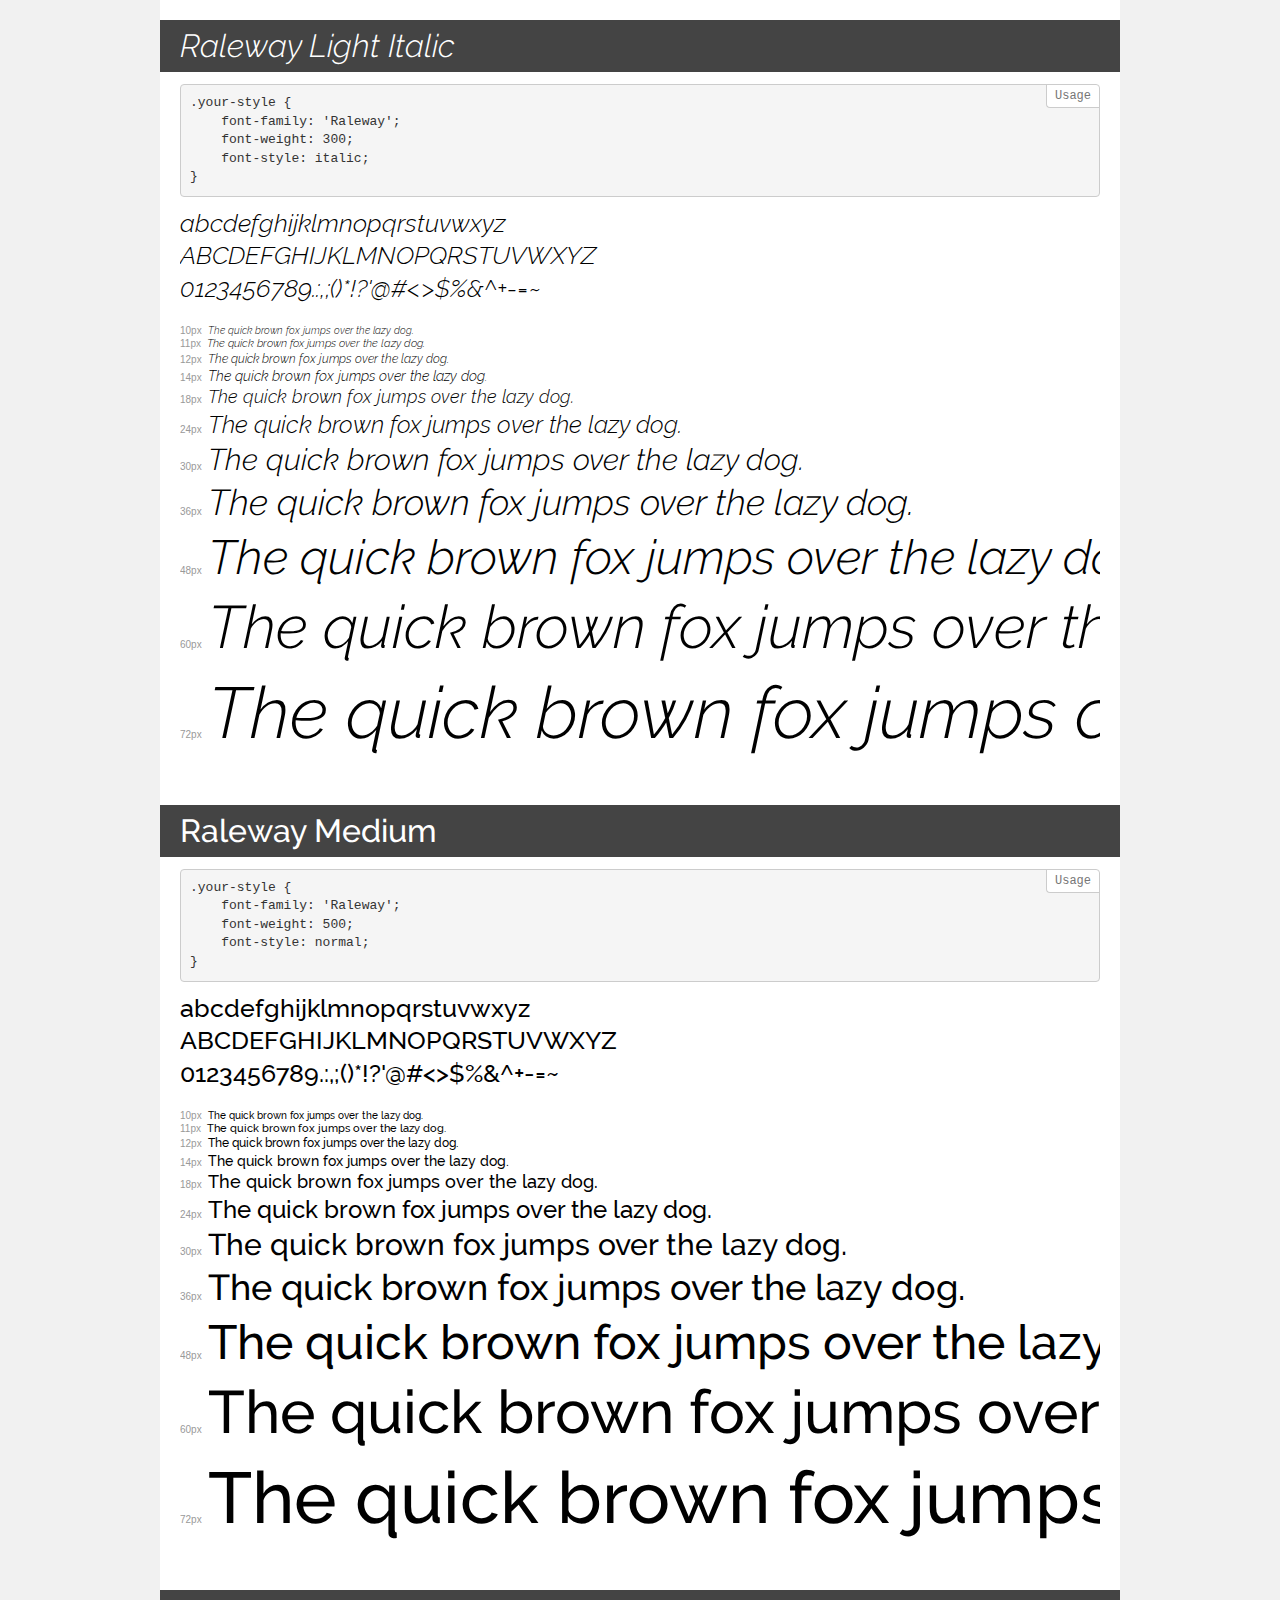
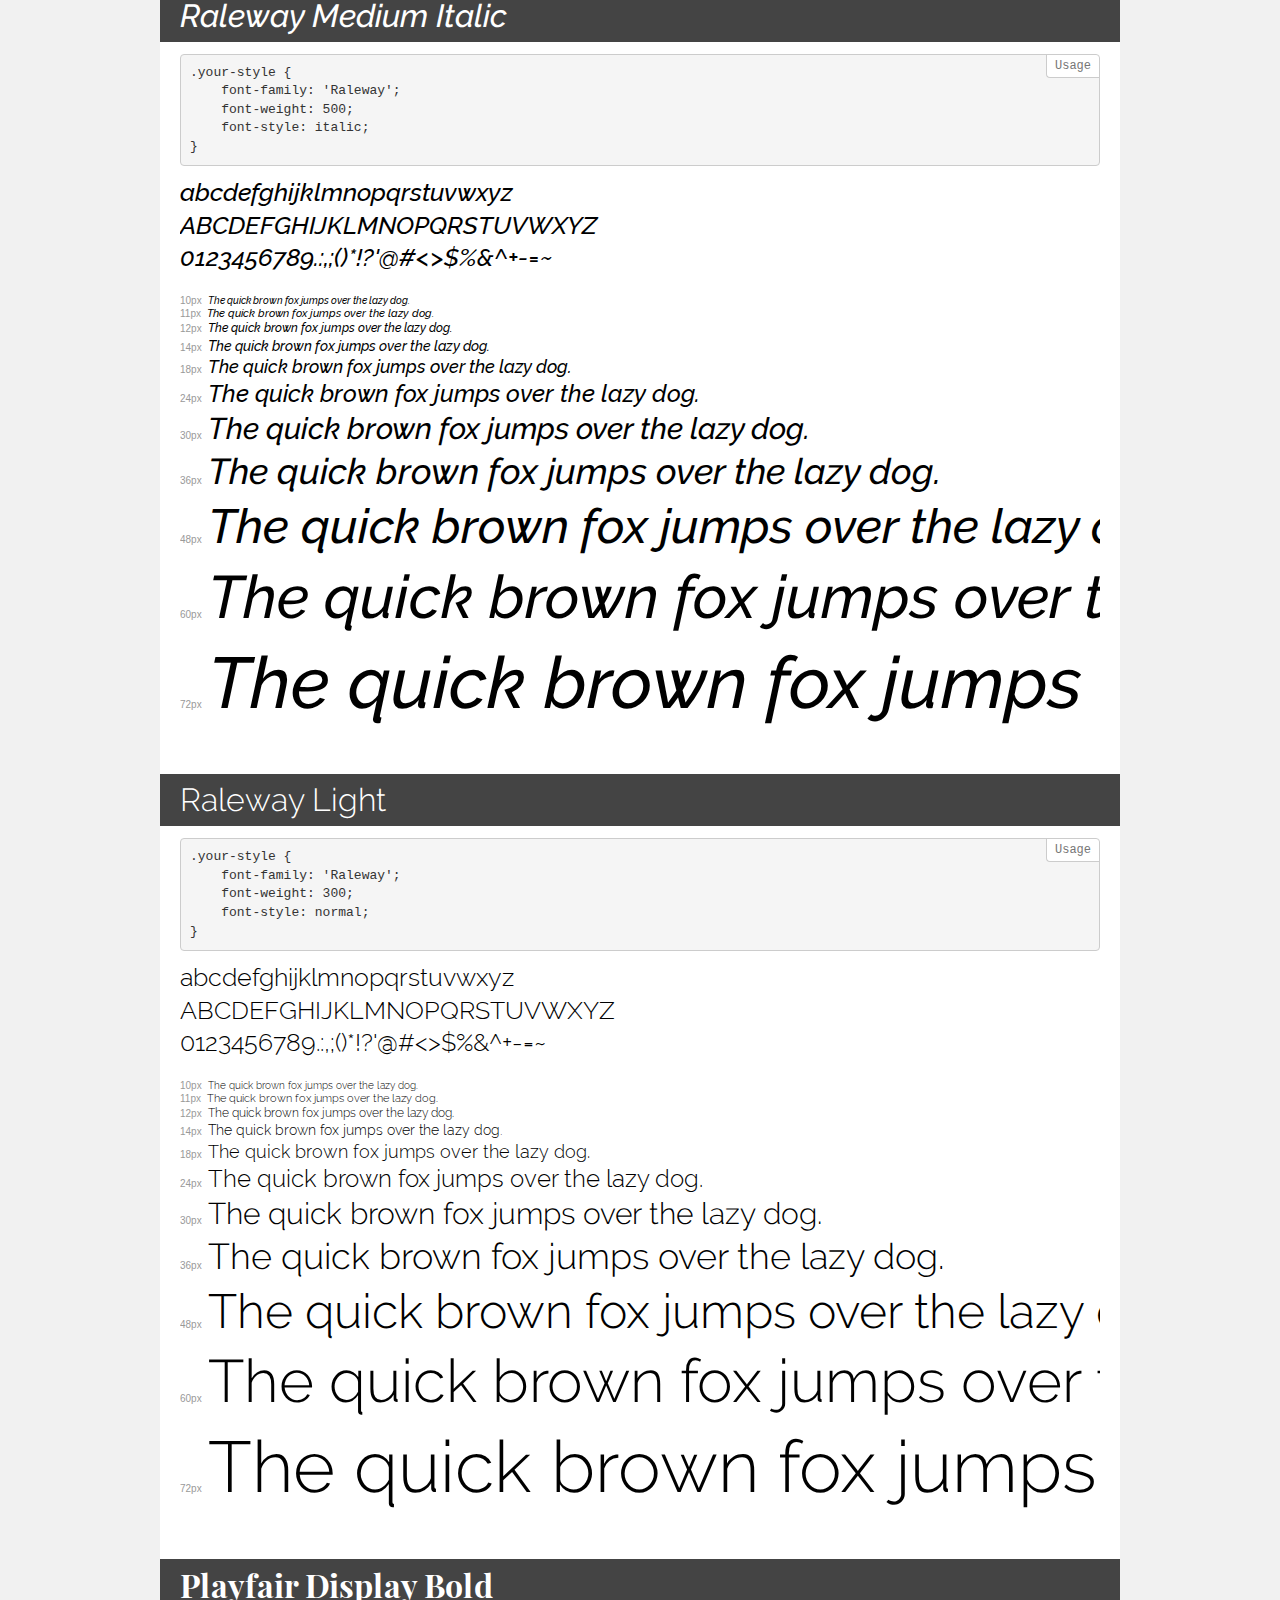
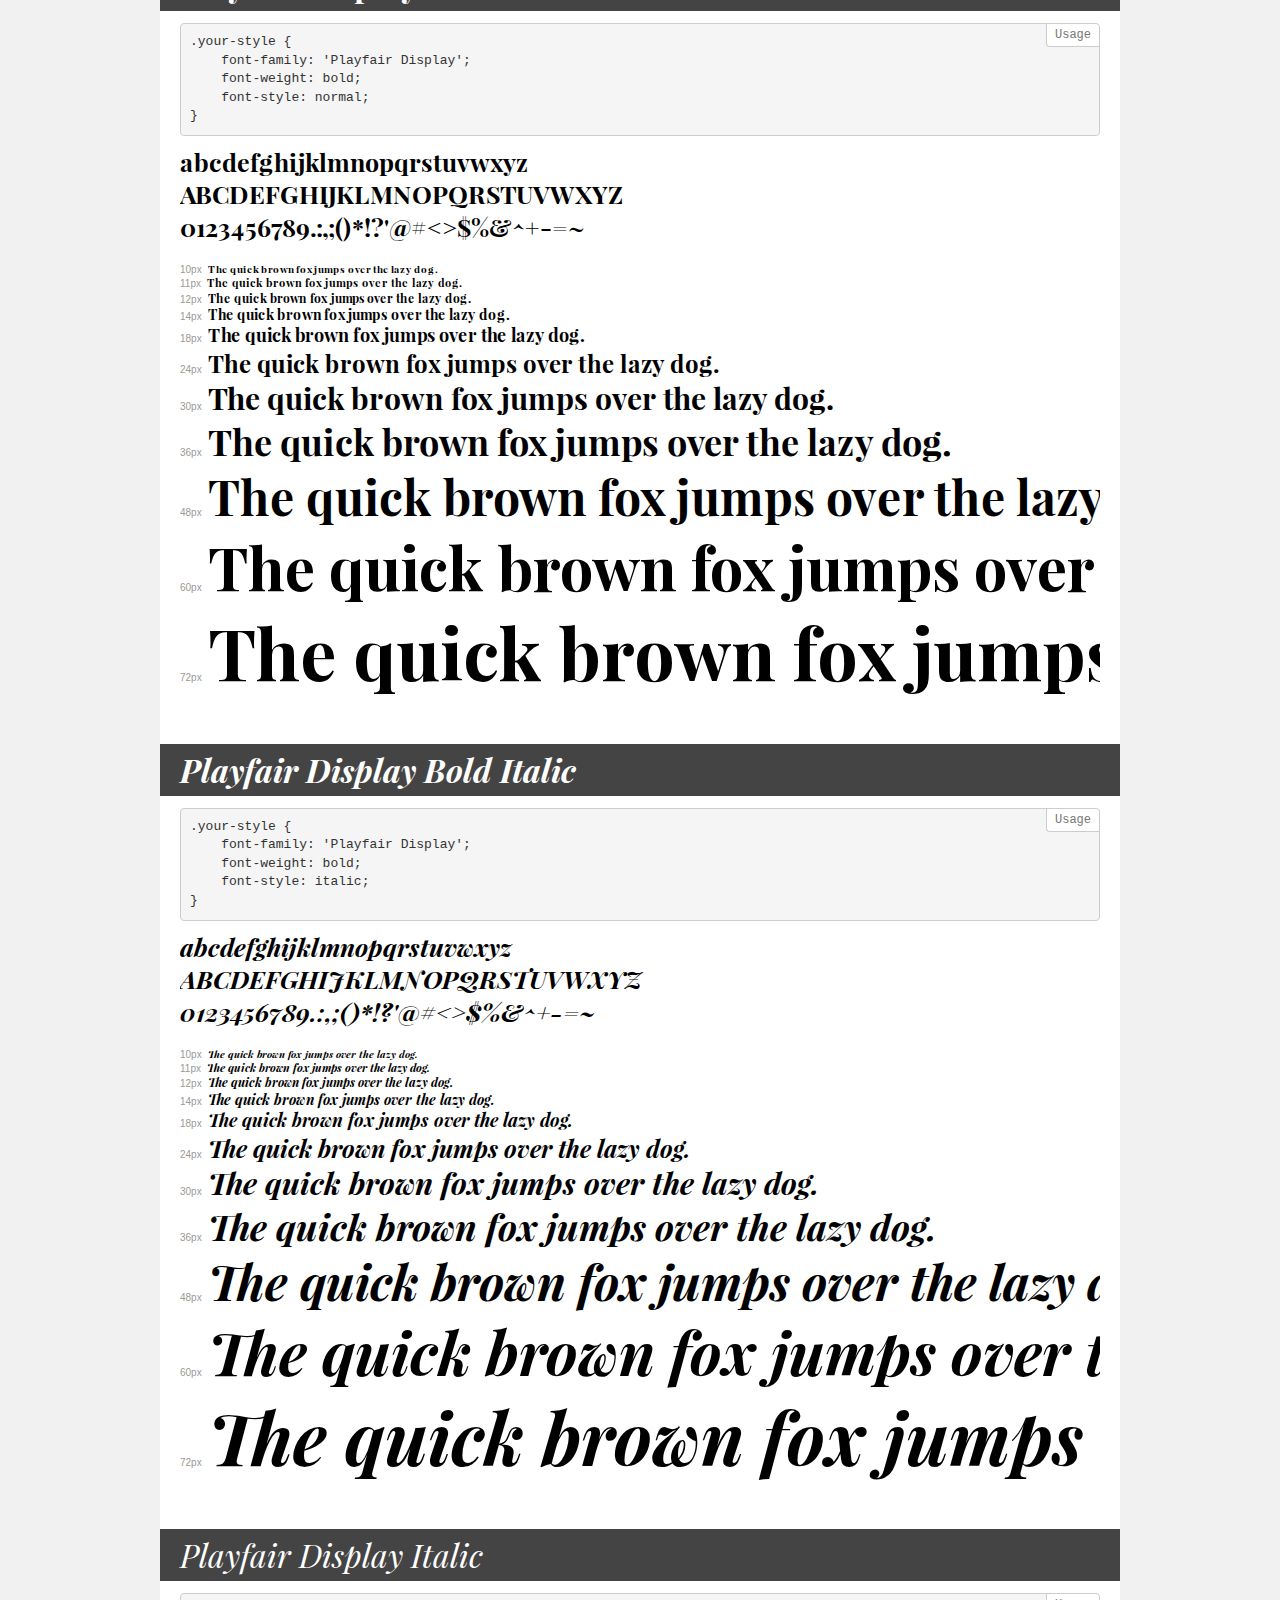
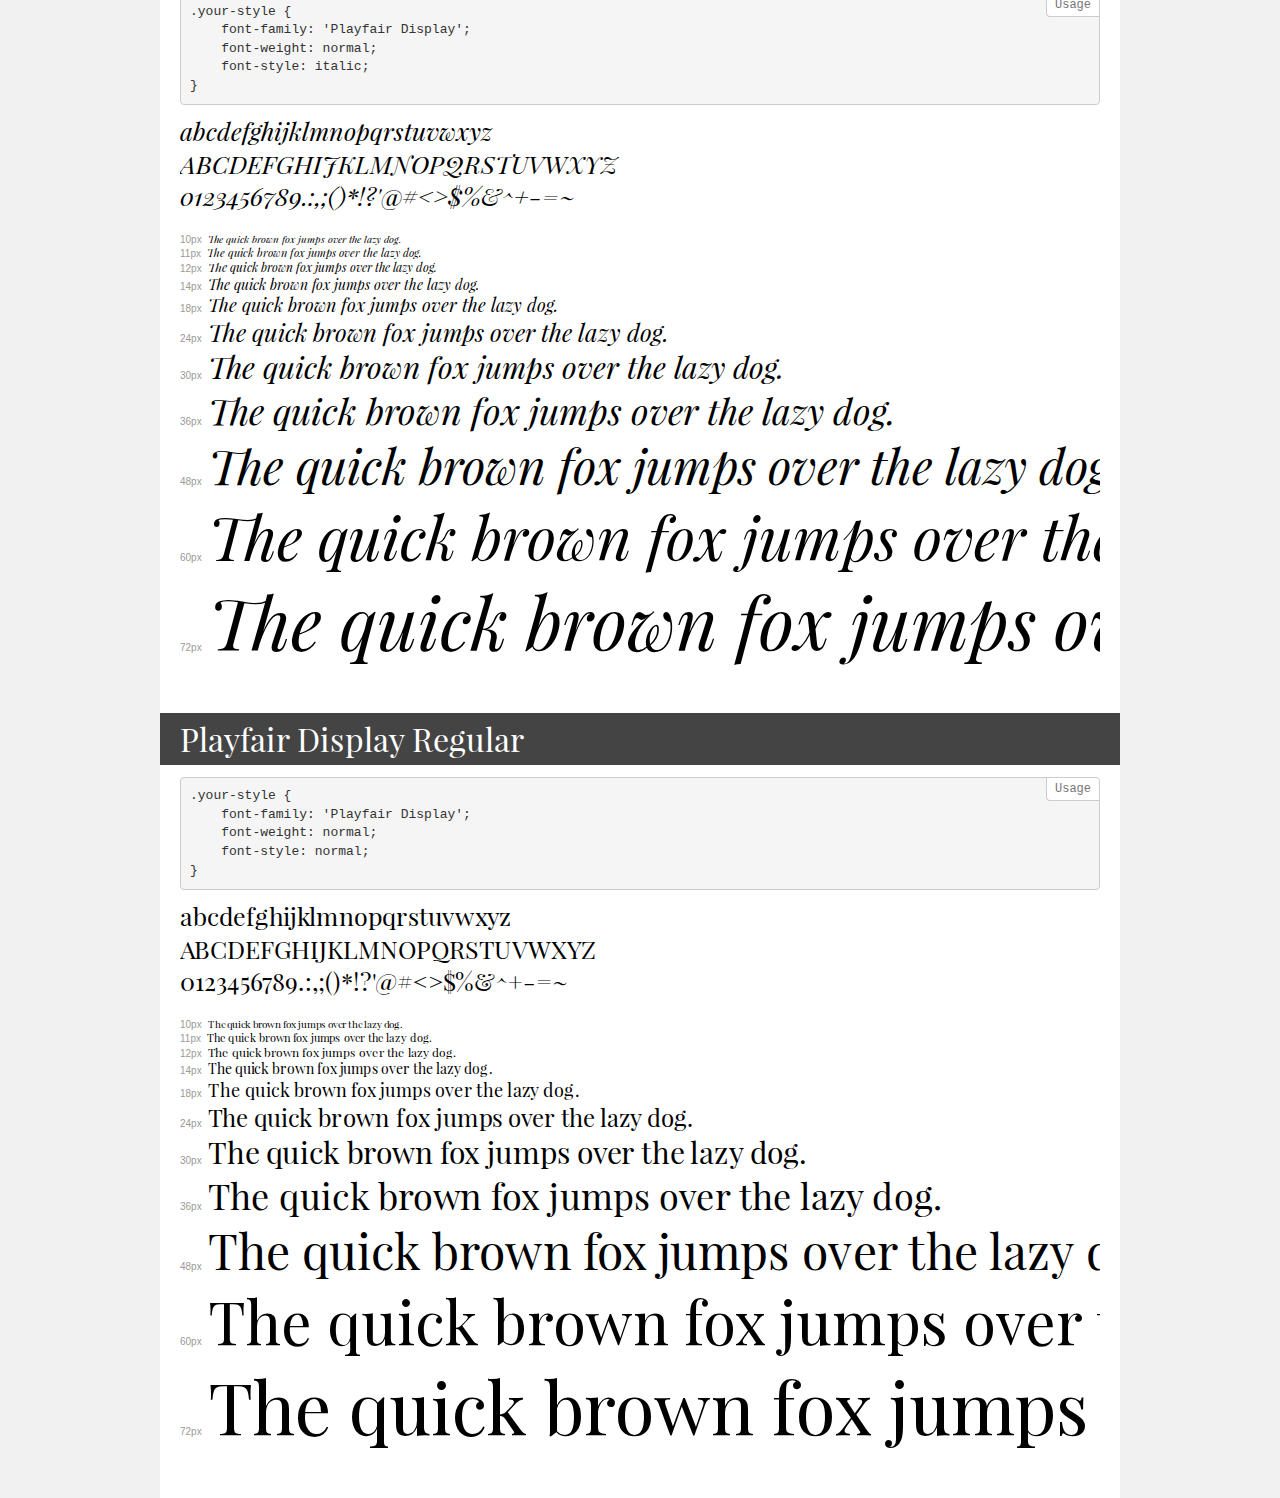
<file: aloha-fonts/demo.html>
<!DOCTYPE html>
<html>
<head>
    <meta charset="utf-8">
    <meta http-equiv="X-UA-Compatible" content="IE=edge">
    <meta name="viewport" content="width=device-width, initial-scale=1">
    <meta name="robots" content="noindex, noarchive">
    <meta name="format-detection" content="telephone=no">
    <title>Transfonter demo</title>
    <link href="stylesheet.css" rel="stylesheet">
    <style>
        /*
        http://meyerweb.com/eric/tools/css/reset/
        v2.0 | 20110126
        License: none (public domain)
        */
        html, body, div, span, applet, object, iframe,
        h1, h2, h3, h4, h5, h6, p, blockquote, pre,
        a, abbr, acronym, address, big, cite, code,
        del, dfn, em, img, ins, kbd, q, s, samp,
        small, strike, strong, sub, sup, tt, var,
        b, u, i, center,
        dl, dt, dd, ol, ul, li,
        fieldset, form, label, legend,
        table, caption, tbody, tfoot, thead, tr, th, td,
        article, aside, canvas, details, embed,
        figure, figcaption, footer, header, hgroup,
        menu, nav, output, ruby, section, summary,
        time, mark, audio, video {
            margin: 0;
            padding: 0;
            border: 0;
            font-size: 100%;
            font: inherit;
            vertical-align: baseline;
        }
        /* HTML5 display-role reset for older browsers */
        article, aside, details, figcaption, figure,
        footer, header, hgroup, menu, nav, section {
            display: block;
        }
        body {
            line-height: 1;
        }
        ol, ul {
            list-style: none;
        }
        blockquote, q {
            quotes: none;
        }
        blockquote:before, blockquote:after,
        q:before, q:after {
            content: '';
            content: none;
        }
        table {
            border-collapse: collapse;
            border-spacing: 0;
        }
        /* common styles */
        body {
            background: #f1f1f1;
            color: #000;
        }
        .page {
            background: #fff;
            width: 920px;
            margin: 0 auto;
            padding: 20px 20px 0 20px;
            overflow: hidden;
        }
        .font-container {
            overflow-x: auto;
            overflow-y: hidden;
            margin-bottom: 40px;
            line-height: 1.3;
            white-space: nowrap;
            padding-bottom: 5px;
        }
        h1 {
            position: relative;
            background: #444;
            font-size: 32px;
            color: #fff;
            padding: 10px 20px;
            margin: 0 -20px 12px -20px;
        }
        .letters {
            font-size: 25px;
            margin-bottom: 20px;
        }
        .s10:before {
            content: '10px';
        }
        .s11:before {
            content: '11px';
        }
        .s12:before {
            content: '12px';
        }
        .s14:before {
            content: '14px';
        }
        .s18:before {
            content: '18px';
        }
        .s24:before {
            content: '24px';
        }
        .s30:before {
            content: '30px';
        }
        .s36:before {
            content: '36px';
        }
        .s48:before {
            content: '48px';
        }
        .s60:before {
            content: '60px';
        }
        .s72:before {
            content: '72px';
        }
        .s10:before, .s11:before, .s12:before, .s14:before,
        .s18:before, .s24:before, .s30:before, .s36:before,
        .s48:before, .s60:before, .s72:before {
            font-family: Arial, sans-serif;
            font-size: 10px;
            font-weight: normal;
            font-style: normal;
            color: #999;
            padding-right: 6px;
        }
        pre {
            display: block;
            position: relative;
            padding: 9px;
            margin: 0 0 10px;
            font-family: Monaco, Menlo, Consolas, "Courier New", monospace !important;
            font-size: 13px;
            line-height: 1.428571429;
            color: #333;
            font-weight: normal !important;
            font-style: normal !important;
            background-color: #f5f5f5;
            border: 1px solid #ccc;
            overflow-x: auto;
            border-radius: 4px;
        }
        pre:after {
            display: block;
            position: absolute;
            right: 0;
            top: 0;
            content: 'Usage';
            line-height: 1;
            padding: 5px 8px;
            font-size: 12px;
            color: #767676;
            background-color: #fff;
            border: 1px solid #ccc;
            border-right: none;
            border-top: none;
            border-radius: 0 4px 0 4px;
            z-index: 10;
        }
        /* responsive */
        @media (max-width: 959px) {
            .page {
                width: auto;
                margin: 0;
            }
        }
    </style>
</head>
<body>
<div class="page">
    <div class="demo" style="font-family: 'Raleway'; font-weight: 300; font-style: italic;">
        <h1>Raleway Light Italic</h1>
        <pre>.your-style {
    font-family: 'Raleway';
    font-weight: 300;
    font-style: italic;
}</pre>
        <div class="font-container">
            <p class="letters">
                abcdefghijklmnopqrstuvwxyz<br>
ABCDEFGHIJKLMNOPQRSTUVWXYZ<br>
                0123456789.:,;()*!?'@#<>$%&^+-=~
            </p>
            <p class="s10" style="font-size: 10px;">The quick brown fox jumps over the lazy dog.</p>
            <p class="s11" style="font-size: 11px;">The quick brown fox jumps over the lazy dog.</p>
            <p class="s12" style="font-size: 12px;">The quick brown fox jumps over the lazy dog.</p>
            <p class="s14" style="font-size: 14px;">The quick brown fox jumps over the lazy dog.</p>
            <p class="s18" style="font-size: 18px;">The quick brown fox jumps over the lazy dog.</p>
            <p class="s24" style="font-size: 24px;">The quick brown fox jumps over the lazy dog.</p>
            <p class="s30" style="font-size: 30px;">The quick brown fox jumps over the lazy dog.</p>
            <p class="s36" style="font-size: 36px;">The quick brown fox jumps over the lazy dog.</p>
            <p class="s48" style="font-size: 48px;">The quick brown fox jumps over the lazy dog.</p>
            <p class="s60" style="font-size: 60px;">The quick brown fox jumps over the lazy dog.</p>
            <p class="s72" style="font-size: 72px;">The quick brown fox jumps over the lazy dog.</p>
        </div>
    </div>
    <div class="demo" style="font-family: 'Raleway'; font-weight: 500; font-style: normal;">
        <h1>Raleway Medium</h1>
        <pre>.your-style {
    font-family: 'Raleway';
    font-weight: 500;
    font-style: normal;
}</pre>
        <div class="font-container">
            <p class="letters">
                abcdefghijklmnopqrstuvwxyz<br>
ABCDEFGHIJKLMNOPQRSTUVWXYZ<br>
                0123456789.:,;()*!?'@#<>$%&^+-=~
            </p>
            <p class="s10" style="font-size: 10px;">The quick brown fox jumps over the lazy dog.</p>
            <p class="s11" style="font-size: 11px;">The quick brown fox jumps over the lazy dog.</p>
            <p class="s12" style="font-size: 12px;">The quick brown fox jumps over the lazy dog.</p>
            <p class="s14" style="font-size: 14px;">The quick brown fox jumps over the lazy dog.</p>
            <p class="s18" style="font-size: 18px;">The quick brown fox jumps over the lazy dog.</p>
            <p class="s24" style="font-size: 24px;">The quick brown fox jumps over the lazy dog.</p>
            <p class="s30" style="font-size: 30px;">The quick brown fox jumps over the lazy dog.</p>
            <p class="s36" style="font-size: 36px;">The quick brown fox jumps over the lazy dog.</p>
            <p class="s48" style="font-size: 48px;">The quick brown fox jumps over the lazy dog.</p>
            <p class="s60" style="font-size: 60px;">The quick brown fox jumps over the lazy dog.</p>
            <p class="s72" style="font-size: 72px;">The quick brown fox jumps over the lazy dog.</p>
        </div>
    </div>
    <div class="demo" style="font-family: 'Raleway'; font-weight: 500; font-style: italic;">
        <h1>Raleway Medium Italic</h1>
        <pre>.your-style {
    font-family: 'Raleway';
    font-weight: 500;
    font-style: italic;
}</pre>
        <div class="font-container">
            <p class="letters">
                abcdefghijklmnopqrstuvwxyz<br>
ABCDEFGHIJKLMNOPQRSTUVWXYZ<br>
                0123456789.:,;()*!?'@#<>$%&^+-=~
            </p>
            <p class="s10" style="font-size: 10px;">The quick brown fox jumps over the lazy dog.</p>
            <p class="s11" style="font-size: 11px;">The quick brown fox jumps over the lazy dog.</p>
            <p class="s12" style="font-size: 12px;">The quick brown fox jumps over the lazy dog.</p>
            <p class="s14" style="font-size: 14px;">The quick brown fox jumps over the lazy dog.</p>
            <p class="s18" style="font-size: 18px;">The quick brown fox jumps over the lazy dog.</p>
            <p class="s24" style="font-size: 24px;">The quick brown fox jumps over the lazy dog.</p>
            <p class="s30" style="font-size: 30px;">The quick brown fox jumps over the lazy dog.</p>
            <p class="s36" style="font-size: 36px;">The quick brown fox jumps over the lazy dog.</p>
            <p class="s48" style="font-size: 48px;">The quick brown fox jumps over the lazy dog.</p>
            <p class="s60" style="font-size: 60px;">The quick brown fox jumps over the lazy dog.</p>
            <p class="s72" style="font-size: 72px;">The quick brown fox jumps over the lazy dog.</p>
        </div>
    </div>
    <div class="demo" style="font-family: 'Raleway'; font-weight: 300; font-style: normal;">
        <h1>Raleway Light</h1>
        <pre>.your-style {
    font-family: 'Raleway';
    font-weight: 300;
    font-style: normal;
}</pre>
        <div class="font-container">
            <p class="letters">
                abcdefghijklmnopqrstuvwxyz<br>
ABCDEFGHIJKLMNOPQRSTUVWXYZ<br>
                0123456789.:,;()*!?'@#<>$%&^+-=~
            </p>
            <p class="s10" style="font-size: 10px;">The quick brown fox jumps over the lazy dog.</p>
            <p class="s11" style="font-size: 11px;">The quick brown fox jumps over the lazy dog.</p>
            <p class="s12" style="font-size: 12px;">The quick brown fox jumps over the lazy dog.</p>
            <p class="s14" style="font-size: 14px;">The quick brown fox jumps over the lazy dog.</p>
            <p class="s18" style="font-size: 18px;">The quick brown fox jumps over the lazy dog.</p>
            <p class="s24" style="font-size: 24px;">The quick brown fox jumps over the lazy dog.</p>
            <p class="s30" style="font-size: 30px;">The quick brown fox jumps over the lazy dog.</p>
            <p class="s36" style="font-size: 36px;">The quick brown fox jumps over the lazy dog.</p>
            <p class="s48" style="font-size: 48px;">The quick brown fox jumps over the lazy dog.</p>
            <p class="s60" style="font-size: 60px;">The quick brown fox jumps over the lazy dog.</p>
            <p class="s72" style="font-size: 72px;">The quick brown fox jumps over the lazy dog.</p>
        </div>
    </div>
    <div class="demo" style="font-family: 'Playfair Display'; font-weight: bold; font-style: normal;">
        <h1>Playfair Display Bold</h1>
        <pre>.your-style {
    font-family: 'Playfair Display';
    font-weight: bold;
    font-style: normal;
}</pre>
        <div class="font-container">
            <p class="letters">
                abcdefghijklmnopqrstuvwxyz<br>
ABCDEFGHIJKLMNOPQRSTUVWXYZ<br>
                0123456789.:,;()*!?'@#<>$%&^+-=~
            </p>
            <p class="s10" style="font-size: 10px;">The quick brown fox jumps over the lazy dog.</p>
            <p class="s11" style="font-size: 11px;">The quick brown fox jumps over the lazy dog.</p>
            <p class="s12" style="font-size: 12px;">The quick brown fox jumps over the lazy dog.</p>
            <p class="s14" style="font-size: 14px;">The quick brown fox jumps over the lazy dog.</p>
            <p class="s18" style="font-size: 18px;">The quick brown fox jumps over the lazy dog.</p>
            <p class="s24" style="font-size: 24px;">The quick brown fox jumps over the lazy dog.</p>
            <p class="s30" style="font-size: 30px;">The quick brown fox jumps over the lazy dog.</p>
            <p class="s36" style="font-size: 36px;">The quick brown fox jumps over the lazy dog.</p>
            <p class="s48" style="font-size: 48px;">The quick brown fox jumps over the lazy dog.</p>
            <p class="s60" style="font-size: 60px;">The quick brown fox jumps over the lazy dog.</p>
            <p class="s72" style="font-size: 72px;">The quick brown fox jumps over the lazy dog.</p>
        </div>
    </div>
    <div class="demo" style="font-family: 'Playfair Display'; font-weight: bold; font-style: italic;">
        <h1>Playfair Display Bold Italic</h1>
        <pre>.your-style {
    font-family: 'Playfair Display';
    font-weight: bold;
    font-style: italic;
}</pre>
        <div class="font-container">
            <p class="letters">
                abcdefghijklmnopqrstuvwxyz<br>
ABCDEFGHIJKLMNOPQRSTUVWXYZ<br>
                0123456789.:,;()*!?'@#<>$%&^+-=~
            </p>
            <p class="s10" style="font-size: 10px;">The quick brown fox jumps over the lazy dog.</p>
            <p class="s11" style="font-size: 11px;">The quick brown fox jumps over the lazy dog.</p>
            <p class="s12" style="font-size: 12px;">The quick brown fox jumps over the lazy dog.</p>
            <p class="s14" style="font-size: 14px;">The quick brown fox jumps over the lazy dog.</p>
            <p class="s18" style="font-size: 18px;">The quick brown fox jumps over the lazy dog.</p>
            <p class="s24" style="font-size: 24px;">The quick brown fox jumps over the lazy dog.</p>
            <p class="s30" style="font-size: 30px;">The quick brown fox jumps over the lazy dog.</p>
            <p class="s36" style="font-size: 36px;">The quick brown fox jumps over the lazy dog.</p>
            <p class="s48" style="font-size: 48px;">The quick brown fox jumps over the lazy dog.</p>
            <p class="s60" style="font-size: 60px;">The quick brown fox jumps over the lazy dog.</p>
            <p class="s72" style="font-size: 72px;">The quick brown fox jumps over the lazy dog.</p>
        </div>
    </div>
    <div class="demo" style="font-family: 'Playfair Display'; font-weight: normal; font-style: italic;">
        <h1>Playfair Display Italic</h1>
        <pre>.your-style {
    font-family: 'Playfair Display';
    font-weight: normal;
    font-style: italic;
}</pre>
        <div class="font-container">
            <p class="letters">
                abcdefghijklmnopqrstuvwxyz<br>
ABCDEFGHIJKLMNOPQRSTUVWXYZ<br>
                0123456789.:,;()*!?'@#<>$%&^+-=~
            </p>
            <p class="s10" style="font-size: 10px;">The quick brown fox jumps over the lazy dog.</p>
            <p class="s11" style="font-size: 11px;">The quick brown fox jumps over the lazy dog.</p>
            <p class="s12" style="font-size: 12px;">The quick brown fox jumps over the lazy dog.</p>
            <p class="s14" style="font-size: 14px;">The quick brown fox jumps over the lazy dog.</p>
            <p class="s18" style="font-size: 18px;">The quick brown fox jumps over the lazy dog.</p>
            <p class="s24" style="font-size: 24px;">The quick brown fox jumps over the lazy dog.</p>
            <p class="s30" style="font-size: 30px;">The quick brown fox jumps over the lazy dog.</p>
            <p class="s36" style="font-size: 36px;">The quick brown fox jumps over the lazy dog.</p>
            <p class="s48" style="font-size: 48px;">The quick brown fox jumps over the lazy dog.</p>
            <p class="s60" style="font-size: 60px;">The quick brown fox jumps over the lazy dog.</p>
            <p class="s72" style="font-size: 72px;">The quick brown fox jumps over the lazy dog.</p>
        </div>
    </div>
    <div class="demo" style="font-family: 'Playfair Display'; font-weight: normal; font-style: normal;">
        <h1>Playfair Display Regular</h1>
        <pre>.your-style {
    font-family: 'Playfair Display';
    font-weight: normal;
    font-style: normal;
}</pre>
        <div class="font-container">
            <p class="letters">
                abcdefghijklmnopqrstuvwxyz<br>
ABCDEFGHIJKLMNOPQRSTUVWXYZ<br>
                0123456789.:,;()*!?'@#<>$%&^+-=~
            </p>
            <p class="s10" style="font-size: 10px;">The quick brown fox jumps over the lazy dog.</p>
            <p class="s11" style="font-size: 11px;">The quick brown fox jumps over the lazy dog.</p>
            <p class="s12" style="font-size: 12px;">The quick brown fox jumps over the lazy dog.</p>
            <p class="s14" style="font-size: 14px;">The quick brown fox jumps over the lazy dog.</p>
            <p class="s18" style="font-size: 18px;">The quick brown fox jumps over the lazy dog.</p>
            <p class="s24" style="font-size: 24px;">The quick brown fox jumps over the lazy dog.</p>
            <p class="s30" style="font-size: 30px;">The quick brown fox jumps over the lazy dog.</p>
            <p class="s36" style="font-size: 36px;">The quick brown fox jumps over the lazy dog.</p>
            <p class="s48" style="font-size: 48px;">The quick brown fox jumps over the lazy dog.</p>
            <p class="s60" style="font-size: 60px;">The quick brown fox jumps over the lazy dog.</p>
            <p class="s72" style="font-size: 72px;">The quick brown fox jumps over the lazy dog.</p>
        </div>
    </div>
</div>
</body>
</html>
</file>
<file: aloha-fonts/stylesheet.css>
@font-face {
    font-family: 'Raleway';
    src: url('Raleway-LightItalic.eot');
    src: url('Raleway-LightItalic.eot?#iefix') format('embedded-opentype'),
        url('Raleway-LightItalic.woff2') format('woff2'),
        url('Raleway-LightItalic.woff') format('woff'),
        url('Raleway-LightItalic.ttf') format('truetype'),
        url('Raleway-LightItalic.svg#Raleway-LightItalic') format('svg');
    font-weight: 300;
    font-style: italic;
}

@font-face {
    font-family: 'Raleway';
    src: url('Raleway-Medium.eot');
    src: url('Raleway-Medium.eot?#iefix') format('embedded-opentype'),
        url('Raleway-Medium.woff2') format('woff2'),
        url('Raleway-Medium.woff') format('woff'),
        url('Raleway-Medium.ttf') format('truetype'),
        url('Raleway-Medium.svg#Raleway-Medium') format('svg');
    font-weight: 500;
    font-style: normal;
}

@font-face {
    font-family: 'Raleway';
    src: url('Raleway-MediumItalic.eot');
    src: url('Raleway-MediumItalic.eot?#iefix') format('embedded-opentype'),
        url('Raleway-MediumItalic.woff2') format('woff2'),
        url('Raleway-MediumItalic.woff') format('woff'),
        url('Raleway-MediumItalic.ttf') format('truetype'),
        url('Raleway-MediumItalic.svg#Raleway-MediumItalic') format('svg');
    font-weight: 500;
    font-style: italic;
}

@font-face {
    font-family: 'Raleway';
    src: url('Raleway-Light.eot');
    src: url('Raleway-Light.eot?#iefix') format('embedded-opentype'),
        url('Raleway-Light.woff2') format('woff2'),
        url('Raleway-Light.woff') format('woff'),
        url('Raleway-Light.ttf') format('truetype'),
        url('Raleway-Light.svg#Raleway-Light') format('svg');
    font-weight: 300;
    font-style: normal;
}

@font-face {
    font-family: 'Playfair Display';
    src: url('PlayfairDisplay-Bold.eot');
    src: url('PlayfairDisplay-Bold.eot?#iefix') format('embedded-opentype'),
        url('PlayfairDisplay-Bold.woff2') format('woff2'),
        url('PlayfairDisplay-Bold.woff') format('woff'),
        url('PlayfairDisplay-Bold.ttf') format('truetype'),
        url('PlayfairDisplay-Bold.svg#PlayfairDisplay-Bold') format('svg');
    font-weight: bold;
    font-style: normal;
}

@font-face {
    font-family: 'Playfair Display';
    src: url('PlayfairDisplay-BoldItalic.eot');
    src: url('PlayfairDisplay-BoldItalic.eot?#iefix') format('embedded-opentype'),
        url('PlayfairDisplay-BoldItalic.woff2') format('woff2'),
        url('PlayfairDisplay-BoldItalic.woff') format('woff'),
        url('PlayfairDisplay-BoldItalic.ttf') format('truetype'),
        url('PlayfairDisplay-BoldItalic.svg#PlayfairDisplay-BoldItalic') format('svg');
    font-weight: bold;
    font-style: italic;
}

@font-face {
    font-family: 'Playfair Display';
    src: url('PlayfairDisplay-Italic.eot');
    src: url('PlayfairDisplay-Italic.eot?#iefix') format('embedded-opentype'),
        url('PlayfairDisplay-Italic.woff2') format('woff2'),
        url('PlayfairDisplay-Italic.woff') format('woff'),
        url('PlayfairDisplay-Italic.ttf') format('truetype'),
        url('PlayfairDisplay-Italic.svg#PlayfairDisplay-Italic') format('svg');
    font-weight: normal;
    font-style: italic;
}

@font-face {
    font-family: 'Playfair Display';
    src: url('PlayfairDisplay-Regular.eot');
    src: url('PlayfairDisplay-Regular.eot?#iefix') format('embedded-opentype'),
        url('PlayfairDisplay-Regular.woff2') format('woff2'),
        url('PlayfairDisplay-Regular.woff') format('woff'),
        url('PlayfairDisplay-Regular.ttf') format('truetype'),
        url('PlayfairDisplay-Regular.svg#PlayfairDisplay-Regular') format('svg');
    font-weight: normal;
    font-style: normal;
}
</file>
